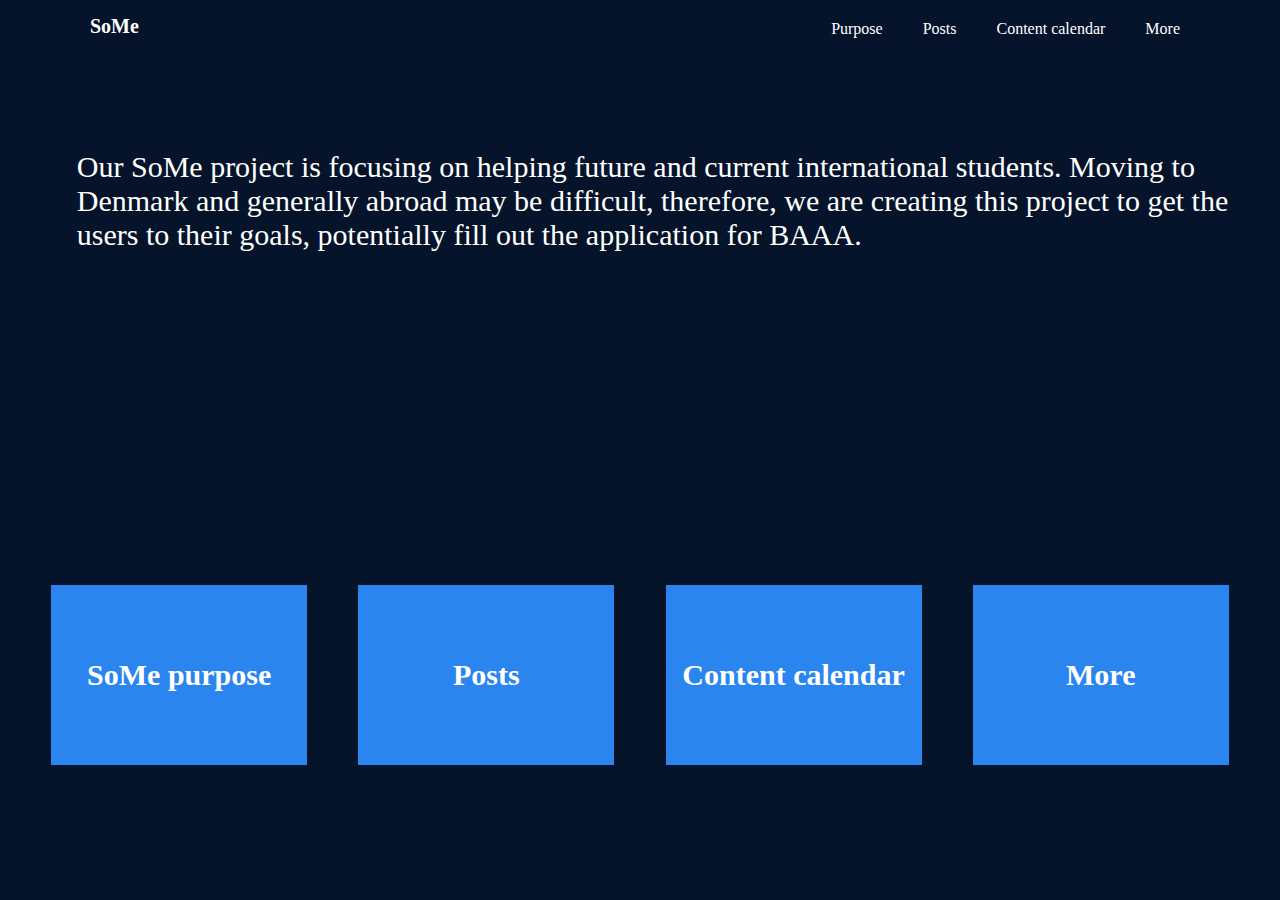
<file: Archive/index.html>
<!DOCTYPE html>
<html lang="en">
<head>
    <meta charset="UTF-8">
    <meta http-equiv="X-UA-Compatible" content="IE=edge">
    <meta name="viewport" content="width=device-width, initial-scale=1.0">
    <link rel="stylesheet" href="style.css">
    <title>SoMe</title>
</head>
<body>
    <section id="landing-page">
        <header>
            <nav>
                    <a href="index.html" class="logo">SoMe</a>
                <ul>
                    
                    <li><a href="purpose.html">Purpose</a></li>
                    <li><a href="thumbnails.html">Posts</a></li>
                    <li><a href="calendar.html">Content calendar</a></li>
                    <li><a href="more.html">More</a></li>
                </ul>
            </nav>
        </header>
    </section>
    <div class="hero-section">
        <h1>    Our SoMe project is focusing on helping future and current 
            international students. Moving to Denmark and generally abroad may
             be difficult, therefore, we are creating this project to get the users
              to their goals, potentially fill out the application for BAAA.
        </h1>
    </div>

    <div class="cards">
        <div class="card1">
           <a href="purpose.html"><h3>SoMe purpose</h3></a> 
        </div>

        <div class="card2">
            <a href="thumbnails.html"><h3>Posts</h3></a>
        </div>

        <div class="card3">
            <a href="calendar.html"><h3>Content calendar</h3></a>
        </div>

        <div class="card4">
            <a href="more.html"><h3>More</h3></a>
        </div>

    </div>
    
</body>
</html>
</file>
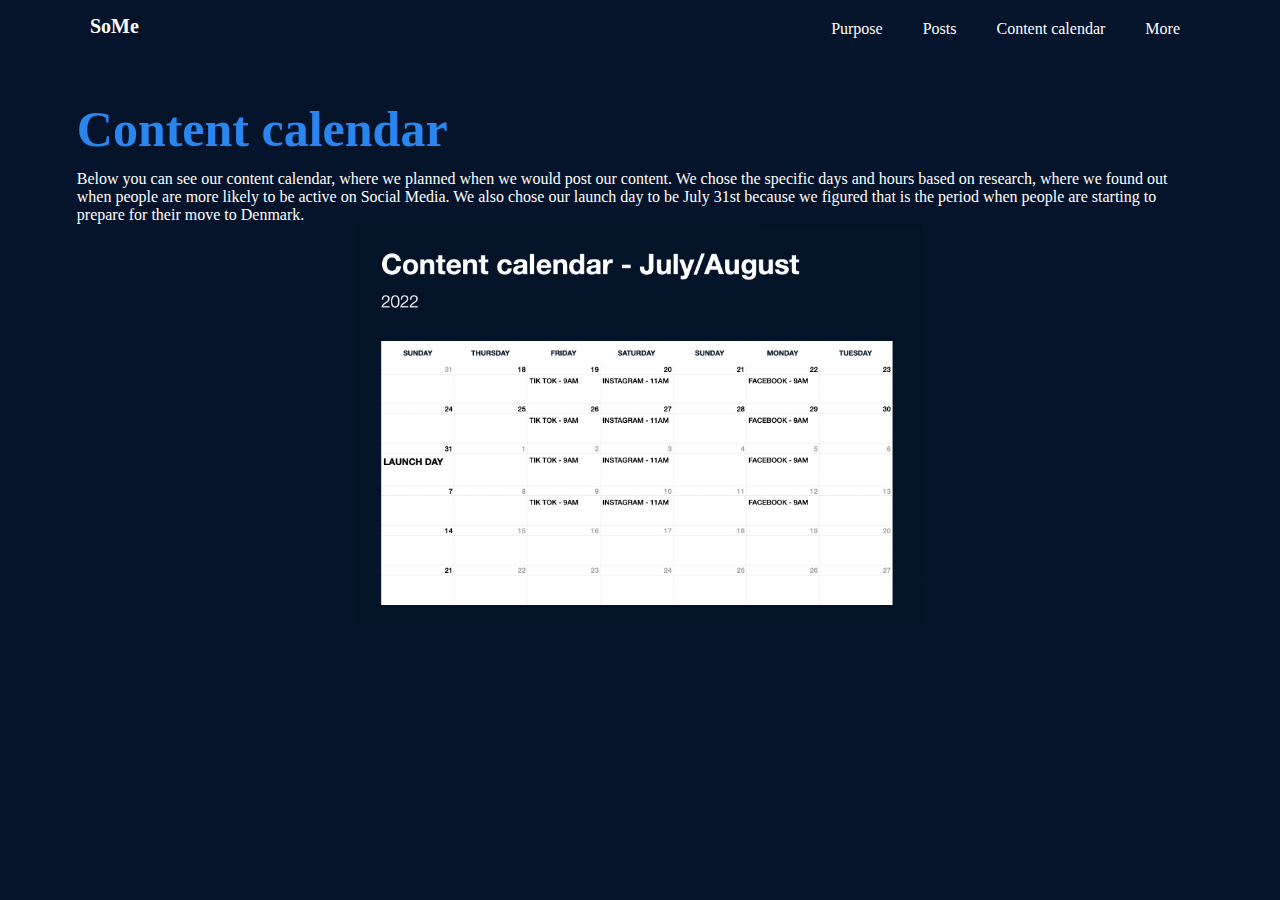
<file: Archive/calendar.html>
<!DOCTYPE html>
<html lang="en">
<head>
    <meta charset="UTF-8">
    <meta http-equiv="X-UA-Compatible" content="IE=edge">
    <meta name="viewport" content="width=device-width, initial-scale=1.0">
    <link rel="stylesheet" href="style.css">
    <title>SoMe purpose</title>
</head>

<body>
    <section id="landing-page">
        <header>
            <nav>
                    <a href="index.html" class="logo">SoMe</a>
                <ul>
                    
                    <li><a href="purpose.html">Purpose</a></li>
                    <li><a href="thumbnails.html">Posts</a></li>
                    <li><a href="calendar.html">Content calendar</a></li>
                    <li><a href="more.html">More</a></li>
                </ul>
            </nav>
        </header>
    </section>

    <div class="maincalendar">
        <h1>Content calendar</h1>
        <div class="ctext">
        <p>Below you can see our content calendar, where we planned when
            we would post our content.
             We chose the specific days and hours
            based on research, where we found out when people are more likely
            to be active  on Social Media.
             We also chose our launch day to be 
            July 31st because we figured that is the period when people are
            starting to prepare for their move to Denmark.

        </p>
        <div class="calendar">
            <img src="assets/contentcalendar.jpg" alt="Content calendar">
        </div>
    </div>
    </div>
    
</body>
</html>
</file>
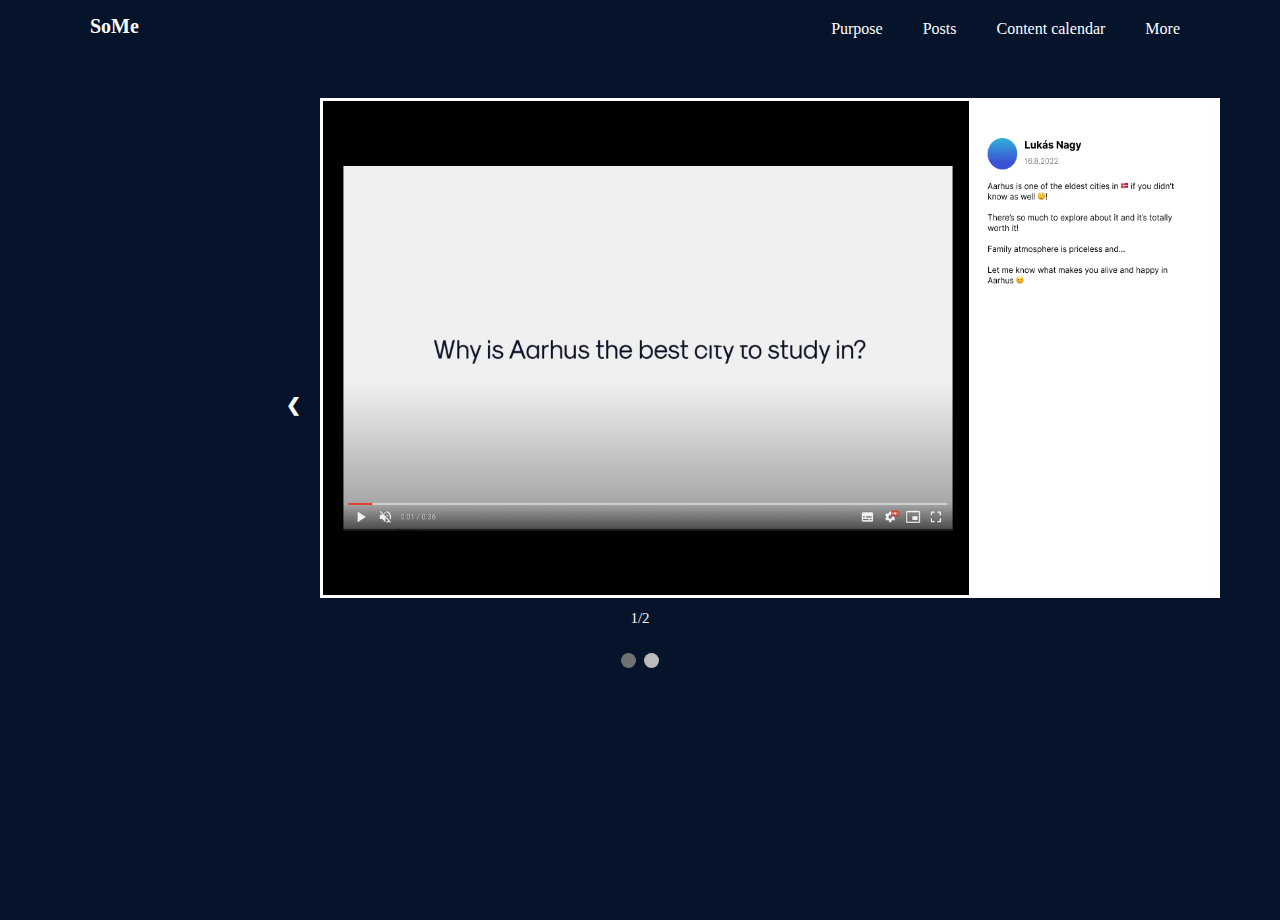
<file: Archive/fbsecond.html>
<!DOCTYPE html>
<html lang="en">
<head>
    <meta charset="UTF-8">
    <meta http-equiv="X-UA-Compatible" content="IE=edge">
    <meta name="viewport" content="width=device-width, initial-scale=1.0">
    <link rel="stylesheet" href="style.css">
    <title>SoMe purpose</title>
</head>

<body>
    <section id="landing-page">
        <header>
            <nav>
                    <a href="index.html" class="logo">SoMe</a>
                <ul>
                    
                    <li><a href="purpose.html">Purpose</a></li>
                    <li><a href="thumbnails.html">Posts</a></li>
                    <li><a href="calendar.html">Content calendar</a></li>
                    <li><a href="more.html">More</a></li>
                </ul>
            </nav>
        </header>
    </section>
    <div class="back-button">
       <a href="thumbnails.html">Back</a>
    </div>
    <div class="whole-post">
        <div class="slideshowcontainervid">
            <div class="myslides">
                <div class="numbertext">1 / 2</div>
                <div class="pozafacebook" >
                <img  src="assets/facebook2 full.png" >
               </div>
                <div class="text">1/2</div>
              </div>
            
              <div class="myslides">
                <div class="numbertext">2 / 2</div>
                <iframe width="700" height="500" src="https://www.youtube.com/embed/VU5CNdwLdNk" title="YouTube video player" frameborder="0" allow="accelerometer; autoplay; clipboard-write; encrypted-media; gyroscope; picture-in-picture" allowfullscreen></iframe>
                <div class="text">2/2</div>
              </div>
            
             
            
              <!-- Next and previous buttons -->
              <a class="prevvid" onclick="plusSlides(-1)">&#10094;</a>
              <a class="nextvid" onclick="plusSlides(1)">&#10095;</a>
            </div>
            <br>
            
            <!-- The dots/circles -->
            <div style="text-align:center">
              <span class="dot" onclick="currentSlide(1)"></span>
              <span class="dot" onclick="currentSlide(2)"></span>

            </div>
        </div>


        
    </div>
</div>

</div>
<script>
let slideIndex = 1;
showSlides(slideIndex);

// Next/previous controls
function plusSlides(n) {
showSlides(slideIndex += n);
}

// Thumbnail image controls
function currentSlide(n) {
showSlides(slideIndex = n);
}

function showSlides(n) {
let i;
let slides = document.getElementsByClassName("myslides");
let dots = document.getElementsByClassName("dot");
if (n > slides.length) {slideIndex = 1}
if (n < 1) {slideIndex = slides.length}
for (i = 0; i < slides.length; i++) {
slides[i].style.display = "none";
}
for (i = 0; i < dots.length; i++) {
dots[i].className = dots[i].className.replace(" active", "");
}
slides[slideIndex-1].style.display = "block";
dots[slideIndex-1].className += " active";
}
</script>


    
</body>
</html>
</file>
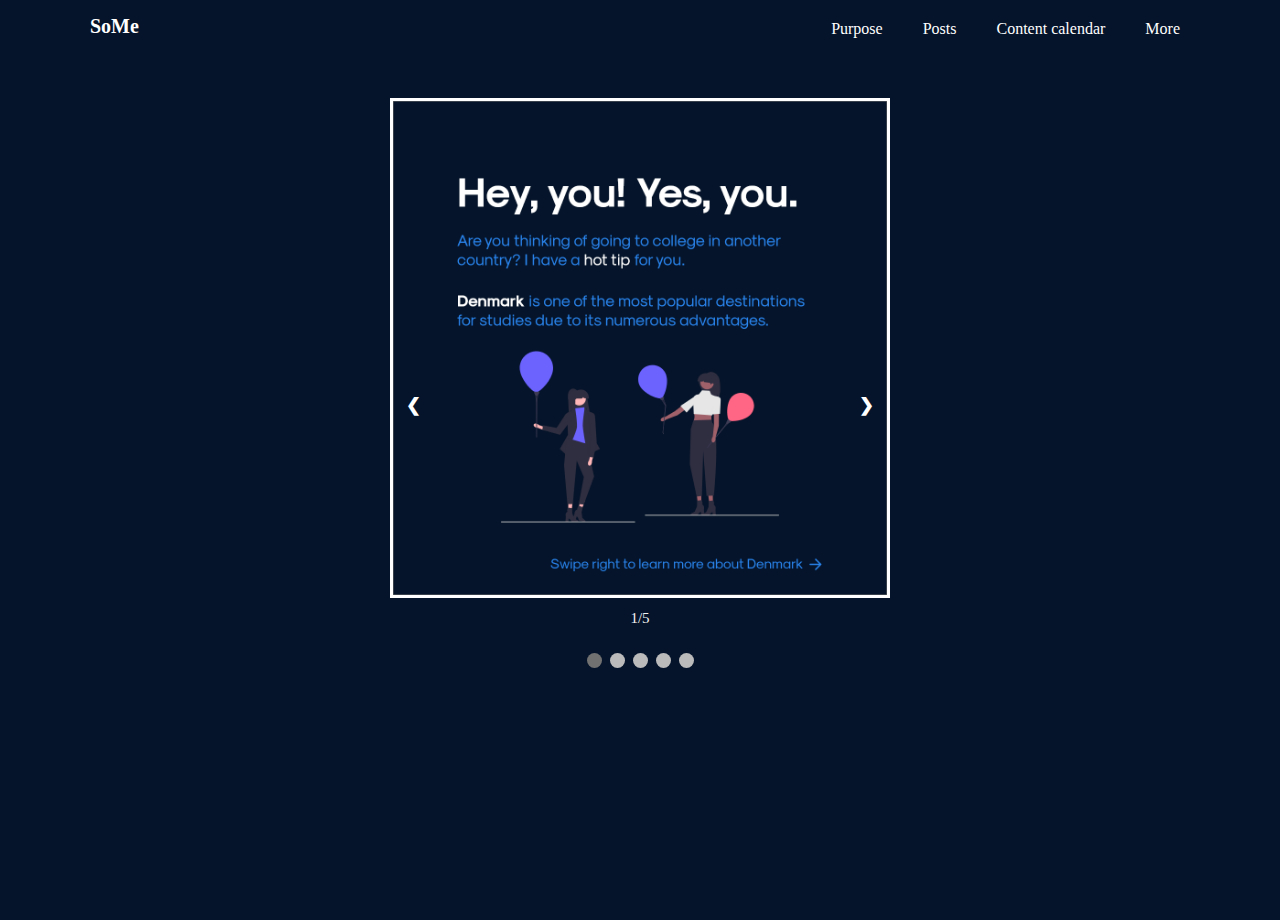
<file: Archive/igfirst.html>
<!DOCTYPE html>
<html lang="en">
<head>
    <meta charset="UTF-8">
    <meta http-equiv="X-UA-Compatible" content="IE=edge">
    <meta name="viewport" content="width=device-width, initial-scale=1.0">
    <link rel="stylesheet" href="style.css">
    <title>SoMe purpose</title>
</head>

<body>
    <section id="landing-page">
        <header>
            <nav>
                    <a href="index.html" class="logo">SoMe</a>
                <ul>
                    
                    <li><a href="purpose.html">Purpose</a></li>
                    <li><a href="thumbnails.html">Posts</a></li>
                    <li><a href="calendar.html">Content calendar</a></li>
                    <li><a href="more.html">More</a></li>
                </ul>
            </nav>
        </header>
    </section>
    <div class="back-button">
       <a href="thumbnails.html">Back</a>
    </div>
    <div class="whole-post">
        <div class="slideshowcontainer">
            <div class="myslides">
                <div class="numbertext">1 / 5</div>
                <img src="assets/post1.1.png" style="width:100%">
                <div class="text">1/5</div>
              </div>
            
              <div class="myslides">
                <div class="numbertext">2 / 5</div>
                <img src="assets/post1.2.png" style="width:100%">
                <div class="text">2/5</div>
              </div>
            
              <div class="myslides">
                <div class="numbertext">3 / 5</div>
                <img src="assets/post1.3.png" style="width:100%">
                <div class="text">3/5</div>
              </div>

              <div class="myslides">
                <div class="numbertext">4 / 5</div>
                <img src="assets/post1.4.png" style="width:100%">
                <div class="text">4/5</div>
              </div>

              <div class="myslides">
                <div class="numbertext">5 / 5</div>
                <img src="assets/post1.5.png" style="width:100%">
                <div class="text">5/5</div>
              </div>
            
              <!-- Next and previous buttons -->
              <a class="prev" onclick="plusSlides(-1)">&#10094;</a>
              <a class="next" onclick="plusSlides(1)">&#10095;</a>
            </div>
            <br>
            
            <!-- The dots/circles -->
            <div style="text-align:center">
              <span class="dot" onclick="currentSlide(1)"></span>
              <span class="dot" onclick="currentSlide(2)"></span>
              <span class="dot" onclick="currentSlide(3)"></span>
              <span class="dot" onclick="currentSlide(4)"></span>
              <span class="dot" onclick="currentSlide(5)"></span>

            </div>
        </div>


        
    </div>
</div>

</div>
<script>
let slideIndex = 1;
showSlides(slideIndex);

// Next/previous controls
function plusSlides(n) {
showSlides(slideIndex += n);
}

// Thumbnail image controls
function currentSlide(n) {
showSlides(slideIndex = n);
}

function showSlides(n) {
let i;
let slides = document.getElementsByClassName("myslides");
let dots = document.getElementsByClassName("dot");
if (n > slides.length) {slideIndex = 1}
if (n < 1) {slideIndex = slides.length}
for (i = 0; i < slides.length; i++) {
slides[i].style.display = "none";
}
for (i = 0; i < dots.length; i++) {
dots[i].className = dots[i].className.replace(" active", "");
}
slides[slideIndex-1].style.display = "block";
dots[slideIndex-1].className += " active";
}
</script>


    
</body>
</html>
</file>
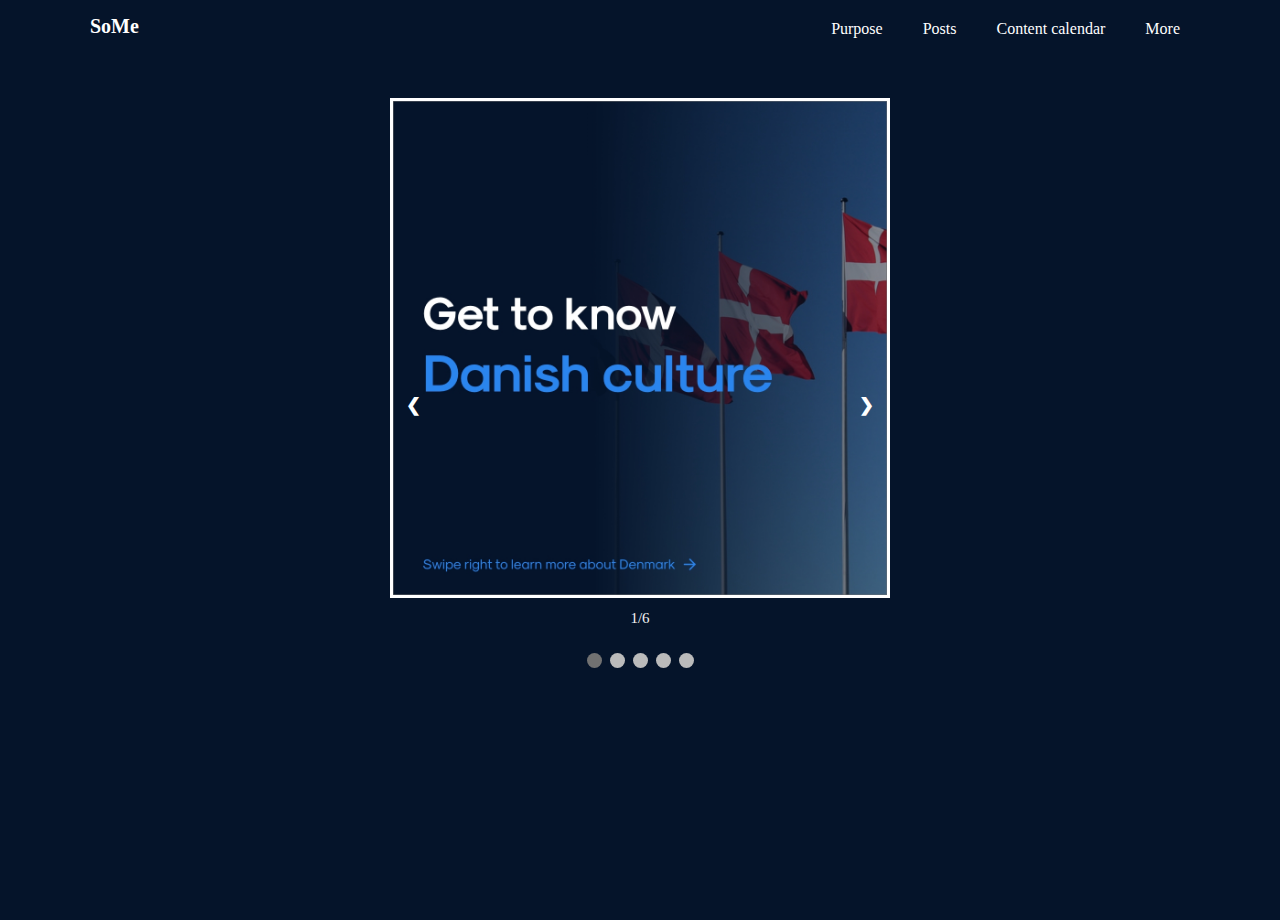
<file: Archive/igfourth.html>
<!DOCTYPE html>
<html lang="en">
<head>
    <meta charset="UTF-8">
    <meta http-equiv="X-UA-Compatible" content="IE=edge">
    <meta name="viewport" content="width=device-width, initial-scale=1.0">
    <link rel="stylesheet" href="style.css">
    <title>SoMe purpose</title>
</head>

<body>
    <section id="landing-page">
        <header>
            <nav>
                    <a href="index.html" class="logo">SoMe</a>
                <ul>
                    
                    <li><a href="purpose.html">Purpose</a></li>
                    <li><a href="thumbnails.html">Posts</a></li>
                    <li><a href="calendar.html">Content calendar</a></li>
                    <li><a href="more.html">More</a></li>
                </ul>
            </nav>
        </header>
    </section>
    <div class="back-button">
       <a href="thumbnails.html">Back</a>
    </div>
    <div class="whole-post">
        <div class="slideshowcontainer">
            <div class="myslides">
                <div class="numbertext">1 / 5</div>
                <img src="assets/post4.1.jpg" style="width:100%">
                <div class="text">1/6</div>
              </div>
            
              <div class="myslides">
                <div class="numbertext">2 / 5</div>
                <img src="assets/post4.2.jpg" style="width:100%">
                <div class="text">2/6</div>
              </div>
            
              <div class="myslides">
                <div class="numbertext">3 / 5</div>
                <img src="assets/post4.3.jpg" style="width:100%">
                <div class="text">3/6</div>
              </div>

              <div class="myslides">
                <div class="numbertext">4 / 5</div>
                <img src="assets/post4.4.jpg" style="width:100%">
                <div class="text">4/6</div>
              </div>

              <div class="myslides">
                <div class="numbertext">5 / 5</div>
                <img src="assets/post4.5.jpg" style="width:100%">
                <div class="text">5/6</div>
              </div>
              <div class="myslides">
                <div class="numbertext">5 / 5</div>
                <img src="assets/post4.6.jpg" style="width:100%">
                <div class="text">6/6</div>
              </div>
            
              <!-- Next and previous buttons -->
              <a class="prev" onclick="plusSlides(-1)">&#10094;</a>
              <a class="next" onclick="plusSlides(1)">&#10095;</a>
            </div>
            <br>
            
            <!-- The dots/circles -->
            <div style="text-align:center">
              <span class="dot" onclick="currentSlide(1)"></span>
              <span class="dot" onclick="currentSlide(2)"></span>
              <span class="dot" onclick="currentSlide(3)"></span>
              <span class="dot" onclick="currentSlide(4)"></span>
              <span class="dot" onclick="currentSlide(5)"></span>

            </div>
        </div>


        
    </div>
</div>

</div>
<script>
let slideIndex = 1;
showSlides(slideIndex);

// Next/previous controls
function plusSlides(n) {
showSlides(slideIndex += n);
}

// Thumbnail image controls
function currentSlide(n) {
showSlides(slideIndex = n);
}

function showSlides(n) {
let i;
let slides = document.getElementsByClassName("myslides");
let dots = document.getElementsByClassName("dot");
if (n > slides.length) {slideIndex = 1}
if (n < 1) {slideIndex = slides.length}
for (i = 0; i < slides.length; i++) {
slides[i].style.display = "none";
}
for (i = 0; i < dots.length; i++) {
dots[i].className = dots[i].className.replace(" active", "");
}
slides[slideIndex-1].style.display = "block";
dots[slideIndex-1].className += " active";
}
</script>


    
</body>
</html>
</file>
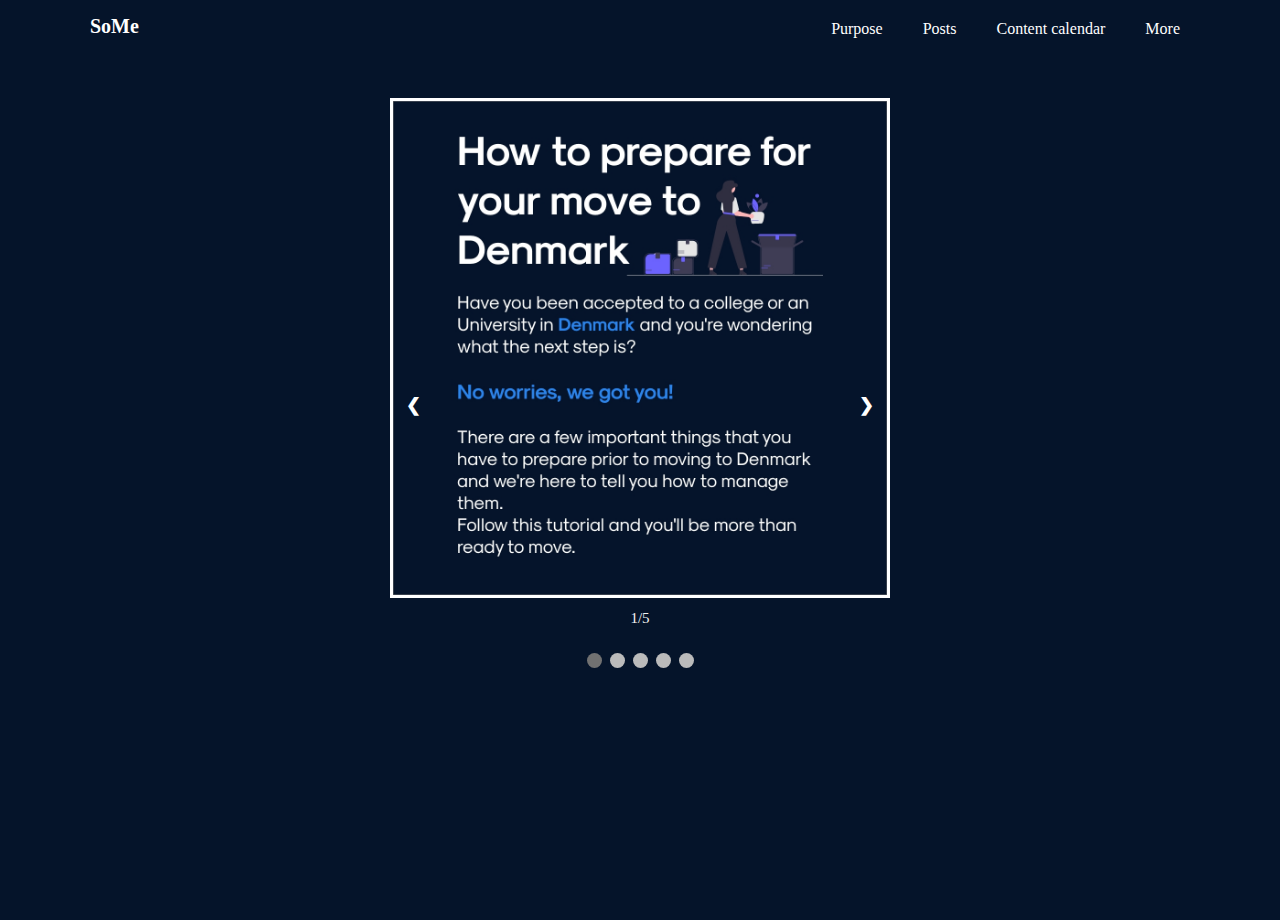
<file: Archive/igsecond.html>
<!DOCTYPE html>
<html lang="en">
<head>
    <meta charset="UTF-8">
    <meta http-equiv="X-UA-Compatible" content="IE=edge">
    <meta name="viewport" content="width=device-width, initial-scale=1.0">
    <link rel="stylesheet" href="style.css">
    <title>SoMe purpose</title>
</head>

<body>
    <section id="landing-page">
        <header>
            <nav>
                    <a href="index.html" class="logo">SoMe</a>
                <ul>
                    
                    <li><a href="purpose.html">Purpose</a></li>
                    <li><a href="thumbnails.html">Posts</a></li>
                    <li><a href="calendar.html">Content calendar</a></li>
                    <li><a href="more.html">More</a></li>
                </ul>
            </nav>
        </header>
    </section>
    <div class="back-button">
       <a href="thumbnails.html">Back</a>
    </div>
    <div class="whole-post">
        <div class="slideshowcontainer">
            <div class="myslides">
                <div class="numbertext">1 / 5</div>
                <img src="assets/post21.jpg" style="width:100%">
                <div class="text">1/5</div>
              </div>
            
              <div class="myslides">
                <div class="numbertext">2 / 5</div>
                <img src="assets/post2.2.jpg" style="width:100%">
                <div class="text">2/5</div>
              </div>
            
              <div class="myslides">
                <div class="numbertext">3 / 5</div>
                <img src="assets/post2.3.jpg" style="width:100%">
                <div class="text">3/5</div>
              </div>

              <div class="myslides">
                <div class="numbertext">4 / 5</div>
                <img src="assets/post2.4.jpg" style="width:100%">
                <div class="text">4/5</div>
              </div>

              <div class="myslides">
                <div class="numbertext">5 / 5</div>
                <img src="assets/post2.5.jpg" style="width:100%">
                <div class="text">5/5</div>
              </div>
            
              <!-- Next and previous buttons -->
              <a class="prev" onclick="plusSlides(-1)">&#10094;</a>
              <a class="next" onclick="plusSlides(1)">&#10095;</a>
            </div>
            <br>
            
            <!-- The dots/circles -->
            <div style="text-align:center">
              <span class="dot" onclick="currentSlide(1)"></span>
              <span class="dot" onclick="currentSlide(2)"></span>
              <span class="dot" onclick="currentSlide(3)"></span>
              <span class="dot" onclick="currentSlide(4)"></span>
              <span class="dot" onclick="currentSlide(5)"></span>

            </div>
        </div>


        
    </div>
</div>

</div>
<script>
let slideIndex = 1;
showSlides(slideIndex);

// Next/previous controls
function plusSlides(n) {
showSlides(slideIndex += n);
}

// Thumbnail image controls
function currentSlide(n) {
showSlides(slideIndex = n);
}

function showSlides(n) {
let i;
let slides = document.getElementsByClassName("myslides");
let dots = document.getElementsByClassName("dot");
if (n > slides.length) {slideIndex = 1}
if (n < 1) {slideIndex = slides.length}
for (i = 0; i < slides.length; i++) {
slides[i].style.display = "none";
}
for (i = 0; i < dots.length; i++) {
dots[i].className = dots[i].className.replace(" active", "");
}
slides[slideIndex-1].style.display = "block";
dots[slideIndex-1].className += " active";
}
</script>


    
</body>
</html>
</file>
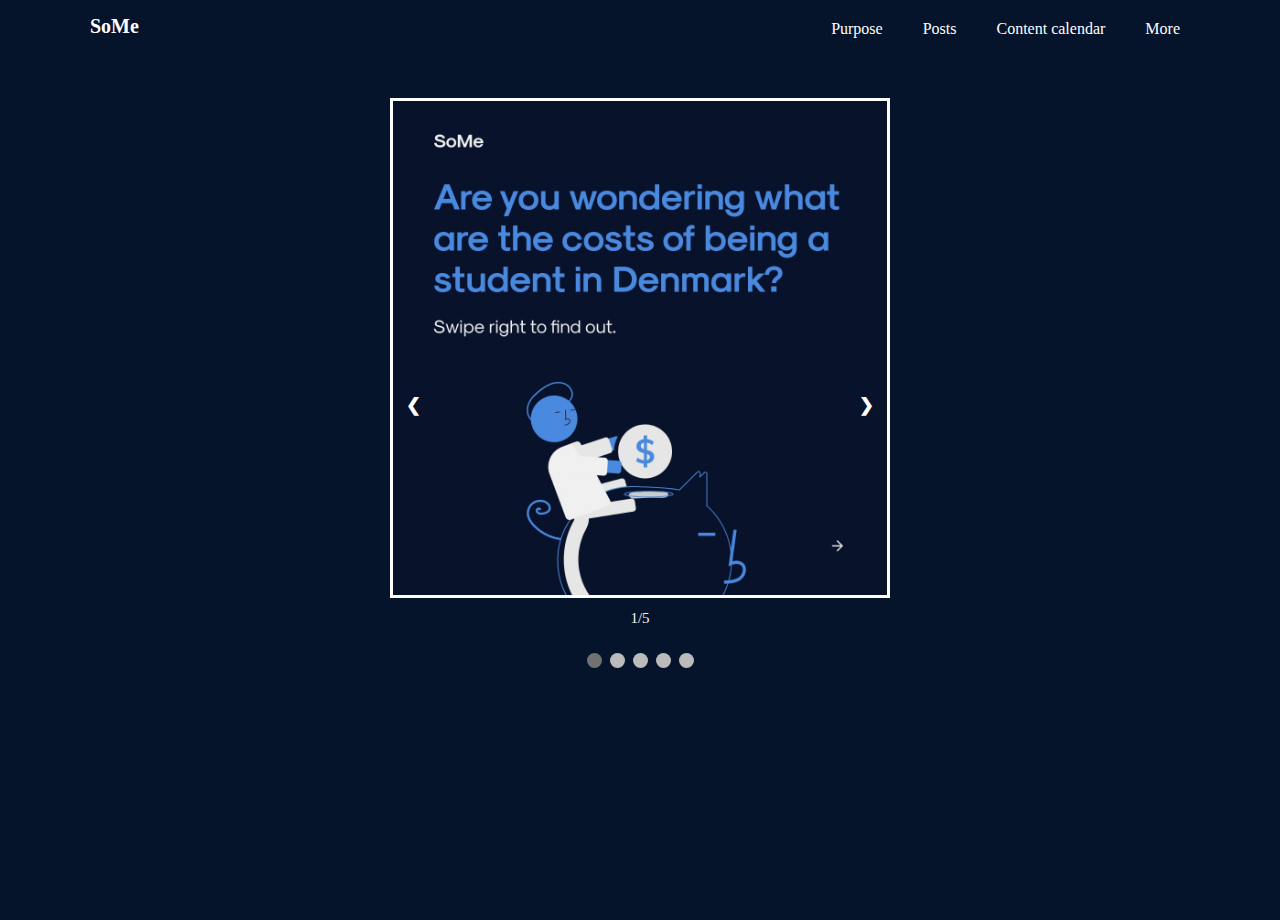
<file: Archive/igthird.html>
<!DOCTYPE html>
<html lang="en">
<head>
    <meta charset="UTF-8">
    <meta http-equiv="X-UA-Compatible" content="IE=edge">
    <meta name="viewport" content="width=device-width, initial-scale=1.0">
    <link rel="stylesheet" href="style.css">
    <title>SoMe purpose</title>
</head>

<body>
    <section id="landing-page">
        <header>
            <nav>
                    <a href="index.html" class="logo">SoMe</a>
                <ul>
                    
                    <li><a href="purpose.html">Purpose</a></li>
                    <li><a href="thumbnails.html">Posts</a></li>
                    <li><a href="calendar.html">Content calendar</a></li>
                    <li><a href="more.html">More</a></li>
                </ul>
            </nav>
        </header>
    </section>
    <div class="back-button">
       <a href="thumbnails.html">Back</a>
    </div>
    <div class="whole-post">
        <div class="slideshowcontainer">
            <div class="myslides">
                <div class="numbertext">1 / 5</div>
                <img src="assets/post3.1.jpg" style="width:100%">
                <div class="text">1/5</div>
              </div>
            
              <div class="myslides">
                <div class="numbertext">2 / 5</div>
                <img src="assets/post3.2.jpg" style="width:100%">
                <div class="text">2/5</div>
              </div>
            
              <div class="myslides">
                <div class="numbertext">3 / 5</div>
                <img src="assets/post3.3.jpg" style="width:100%">
                <div class="text">3/5</div>
              </div>

              <div class="myslides">
                <div class="numbertext">4 / 5</div>
                <img src="assets/post3.4.jpg" style="width:100%">
                <div class="text">4/5</div>
              </div>

              <div class="myslides">
                <div class="numbertext">5 / 5</div>
                <img src="assets/post3.5.jpg" style="width:100%">
                <div class="text">5/5</div>
              </div>
            
              <!-- Next and previous buttons -->
              <a class="prev" onclick="plusSlides(-1)">&#10094;</a>
              <a class="next" onclick="plusSlides(1)">&#10095;</a>
            </div>
            <br>
            
            <!-- The dots/circles -->
            <div style="text-align:center">
              <span class="dot" onclick="currentSlide(1)"></span>
              <span class="dot" onclick="currentSlide(2)"></span>
              <span class="dot" onclick="currentSlide(3)"></span>
              <span class="dot" onclick="currentSlide(4)"></span>
              <span class="dot" onclick="currentSlide(5)"></span>

            </div>
        </div>


        
    </div>
</div>

</div>
<script>
let slideIndex = 1;
showSlides(slideIndex);

// Next/previous controls
function plusSlides(n) {
showSlides(slideIndex += n);
}

// Thumbnail image controls
function currentSlide(n) {
showSlides(slideIndex = n);
}

function showSlides(n) {
let i;
let slides = document.getElementsByClassName("myslides");
let dots = document.getElementsByClassName("dot");
if (n > slides.length) {slideIndex = 1}
if (n < 1) {slideIndex = slides.length}
for (i = 0; i < slides.length; i++) {
slides[i].style.display = "none";
}
for (i = 0; i < dots.length; i++) {
dots[i].className = dots[i].className.replace(" active", "");
}
slides[slideIndex-1].style.display = "block";
dots[slideIndex-1].className += " active";
}
</script>


    
</body>
</html>
</file>
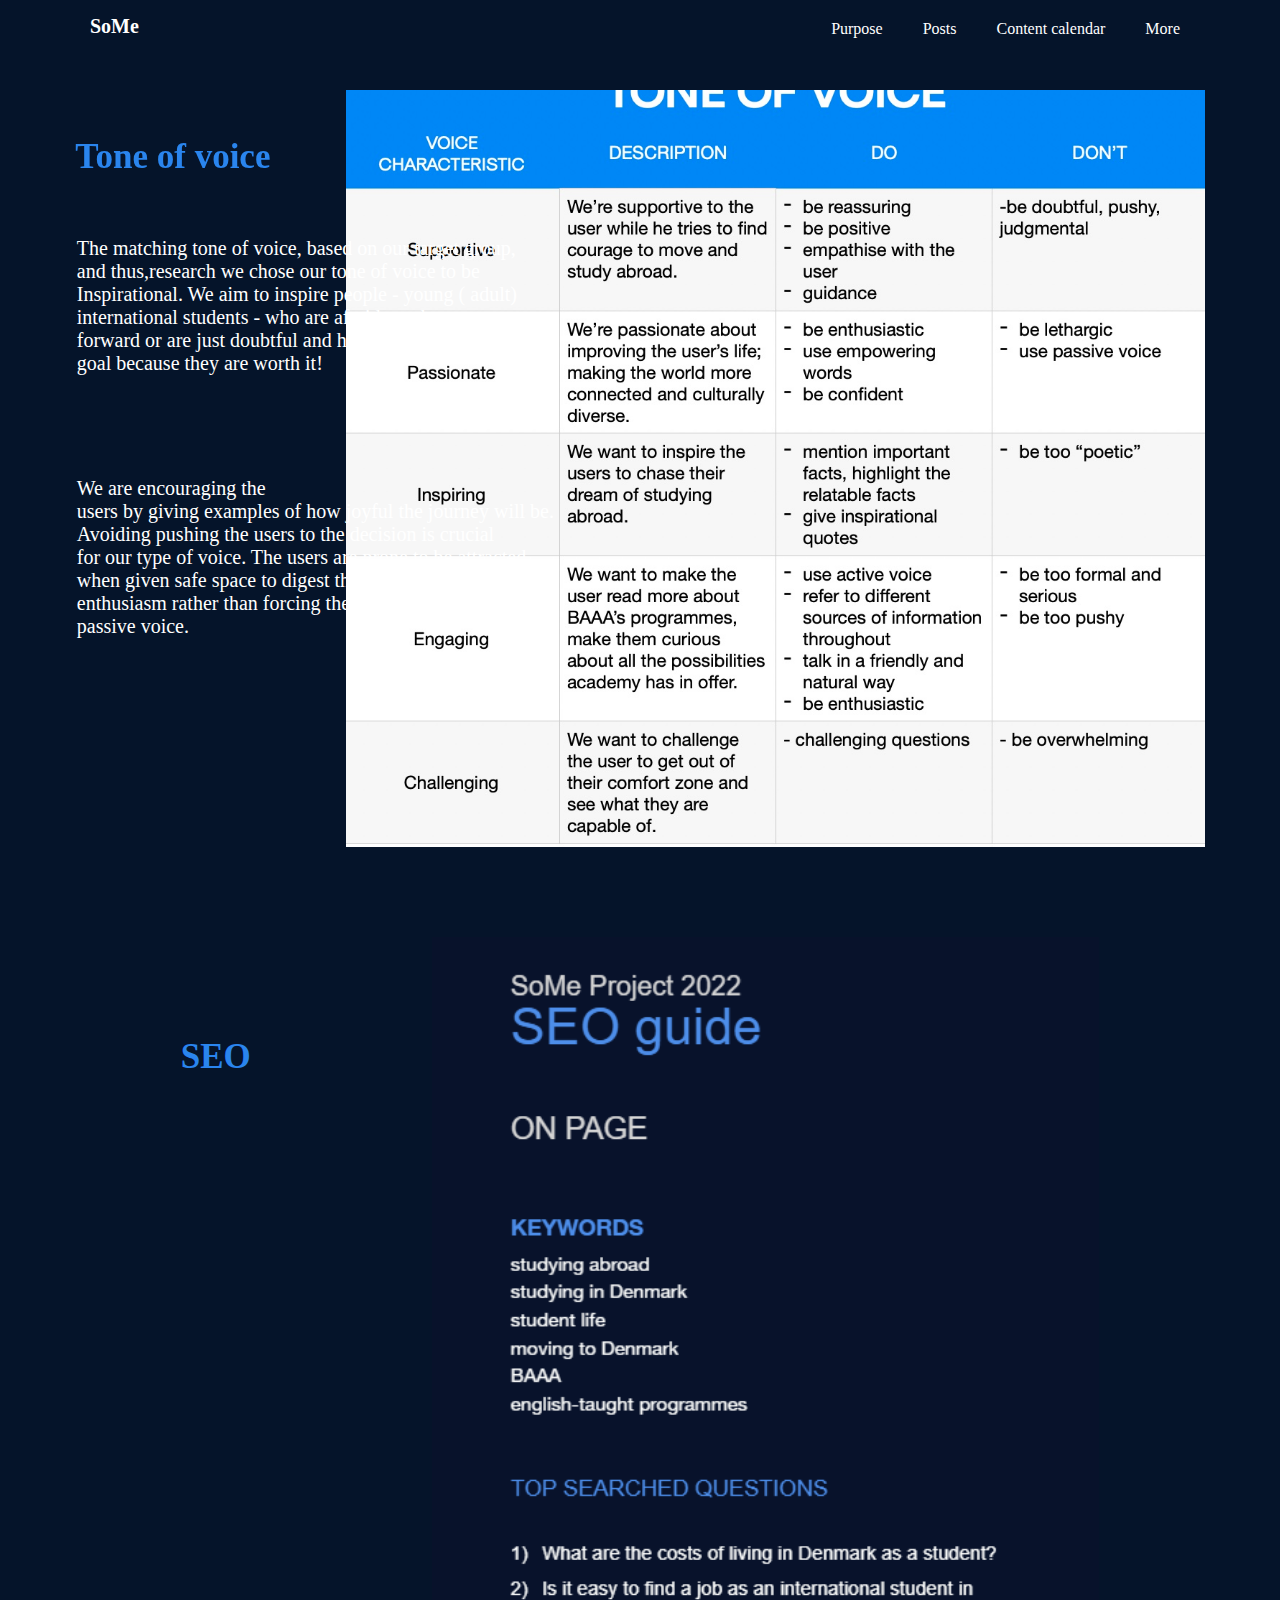
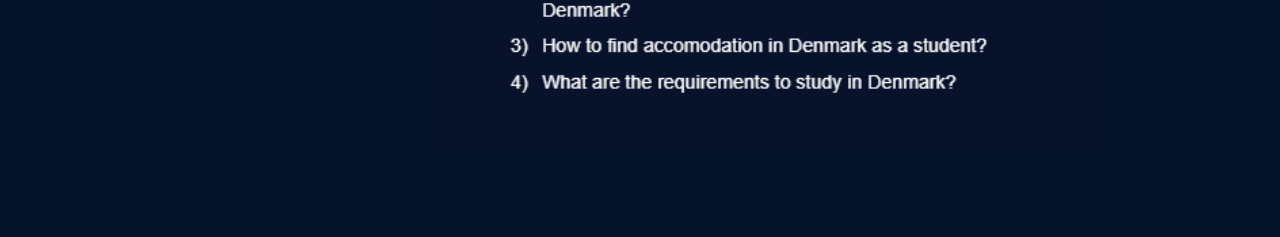
<file: Archive/more.html>
<!DOCTYPE html>
<html lang="en">
<head>
    <meta charset="UTF-8">
    <meta http-equiv="X-UA-Compatible" content="IE=edge">
    <meta name="viewport" content="width=device-width, initial-scale=1.0">
    <link rel="stylesheet" href="style.css">
    <title>SoMe purpose</title>
</head>

<body>
    <section id="landing-page">
        <header>
            <nav>
                    <a href="index.html" class="logo">SoMe</a>
                <ul>
                    
                    <li><a href="purpose.html">Purpose</a></li>
                    <li><a href="thumbnails.html">Posts</a></li>
                    <li><a href="calendar.html">Content calendar</a></li>
                    <li><a href="more.html">More</a></li>
                </ul>
            </nav>
        </header>
    </section>
    <div class="mainmore">
        <h1>More</h1>
    <div class="toneofvoice">
        <div class="leftside">
            <h1>Tone of voice</h1>
            <p>The matching tone of voice, based on our target group,<br>
            and thus,research we chose our tone of voice to be <br>Inspirational. We aim to 
            inspire people - young ( adult) <br> international students - who are afraid
             to take a step <br>
              forward or are just doubtful and help them to follow their<br>
              goal because they are worth it!
            </p>
           <div class="paragr2"> <p> We are encouraging the <br> users by giving examples
            of how joyful the journey will be. <br>
             Avoiding pushing the users to the decision is crucial<br>
             for our type of voice. The users are prone to be attracted <br> when given safe space to digest
              the information with the <br> enthusiasm rather than forcing them or/and by using <br> passive voice.
        </p>
        </div>
        </div>

        <div class="rightside">
            <img src="assets/voice.jpg" alt="Tone of voice table">
        </div>
    </div>

    <div class="seo">
        <div class="leftside">
            <h1>SEO</h1>

        </div>
        <div class="rightside1">
            <img src="assets/seoguide.png" alt="SEO guide">
        </div>

    </div>
</div>
</body>
</html>
</file>
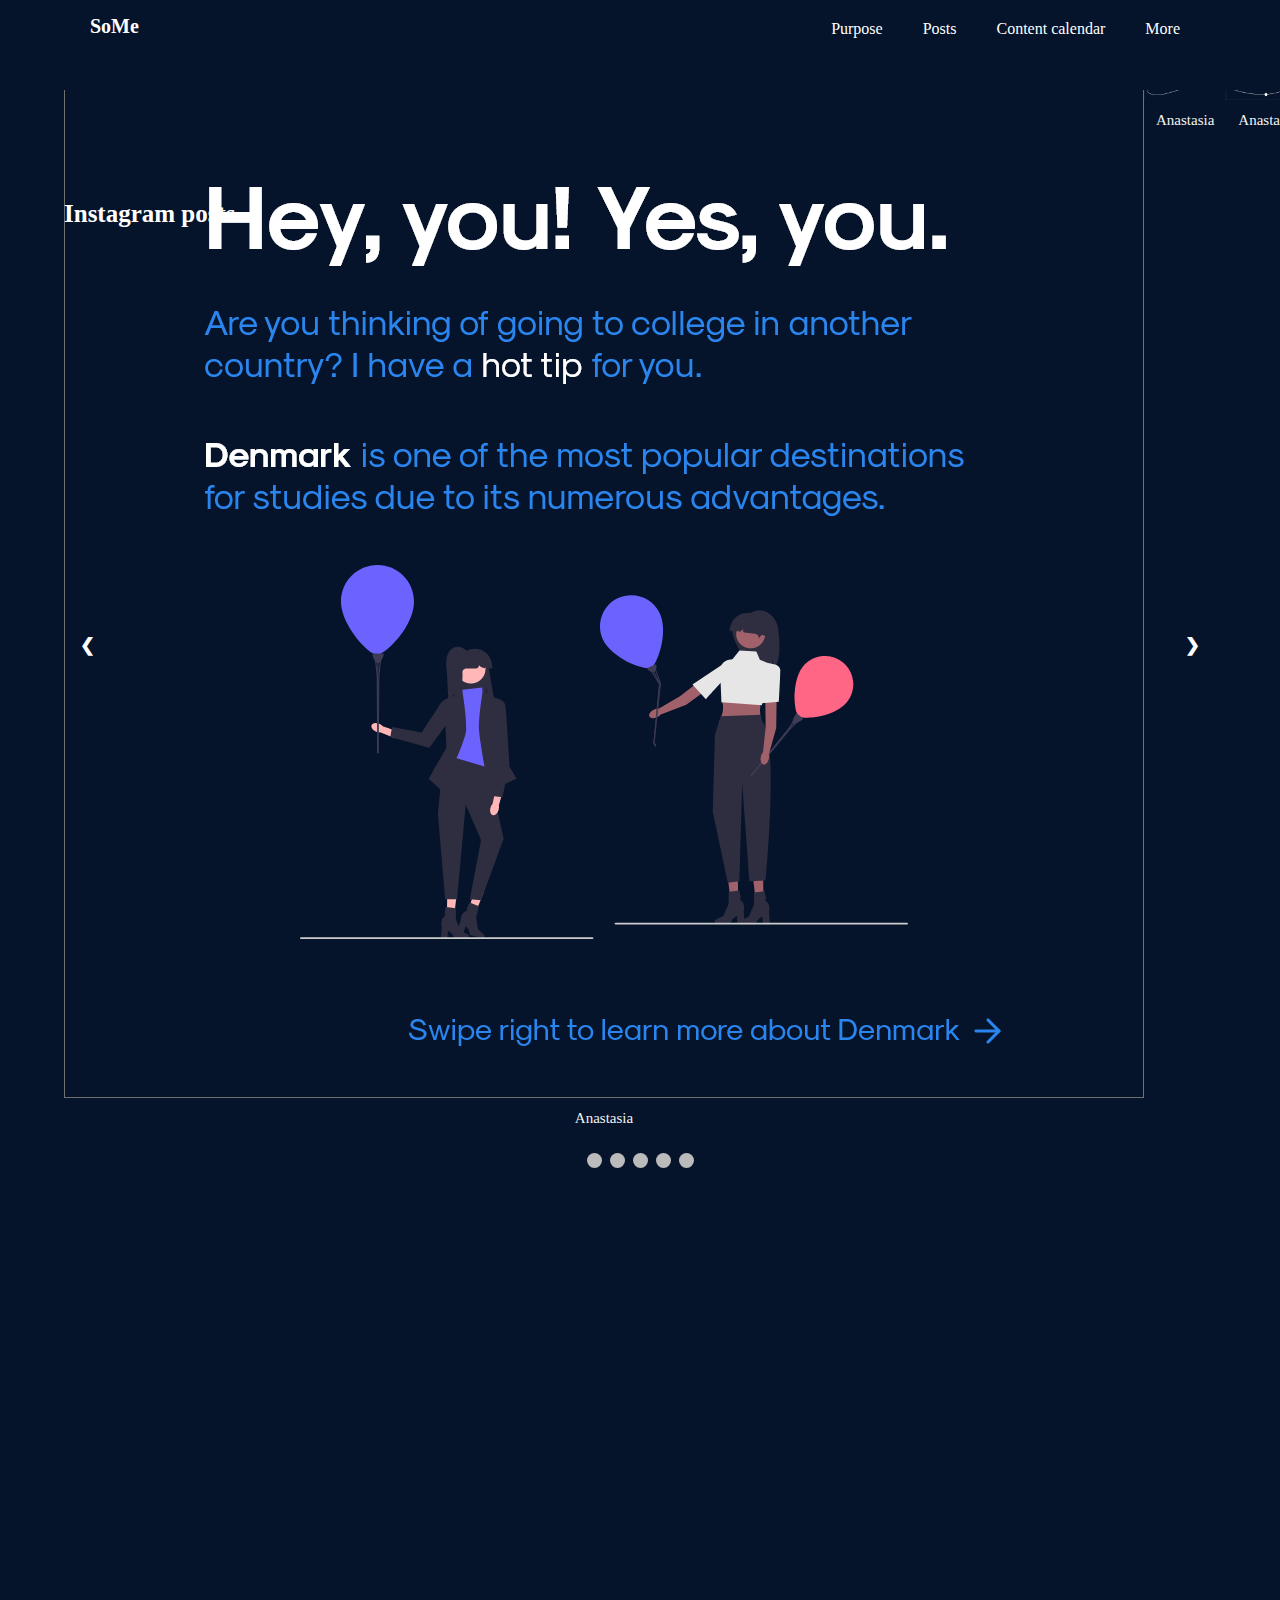
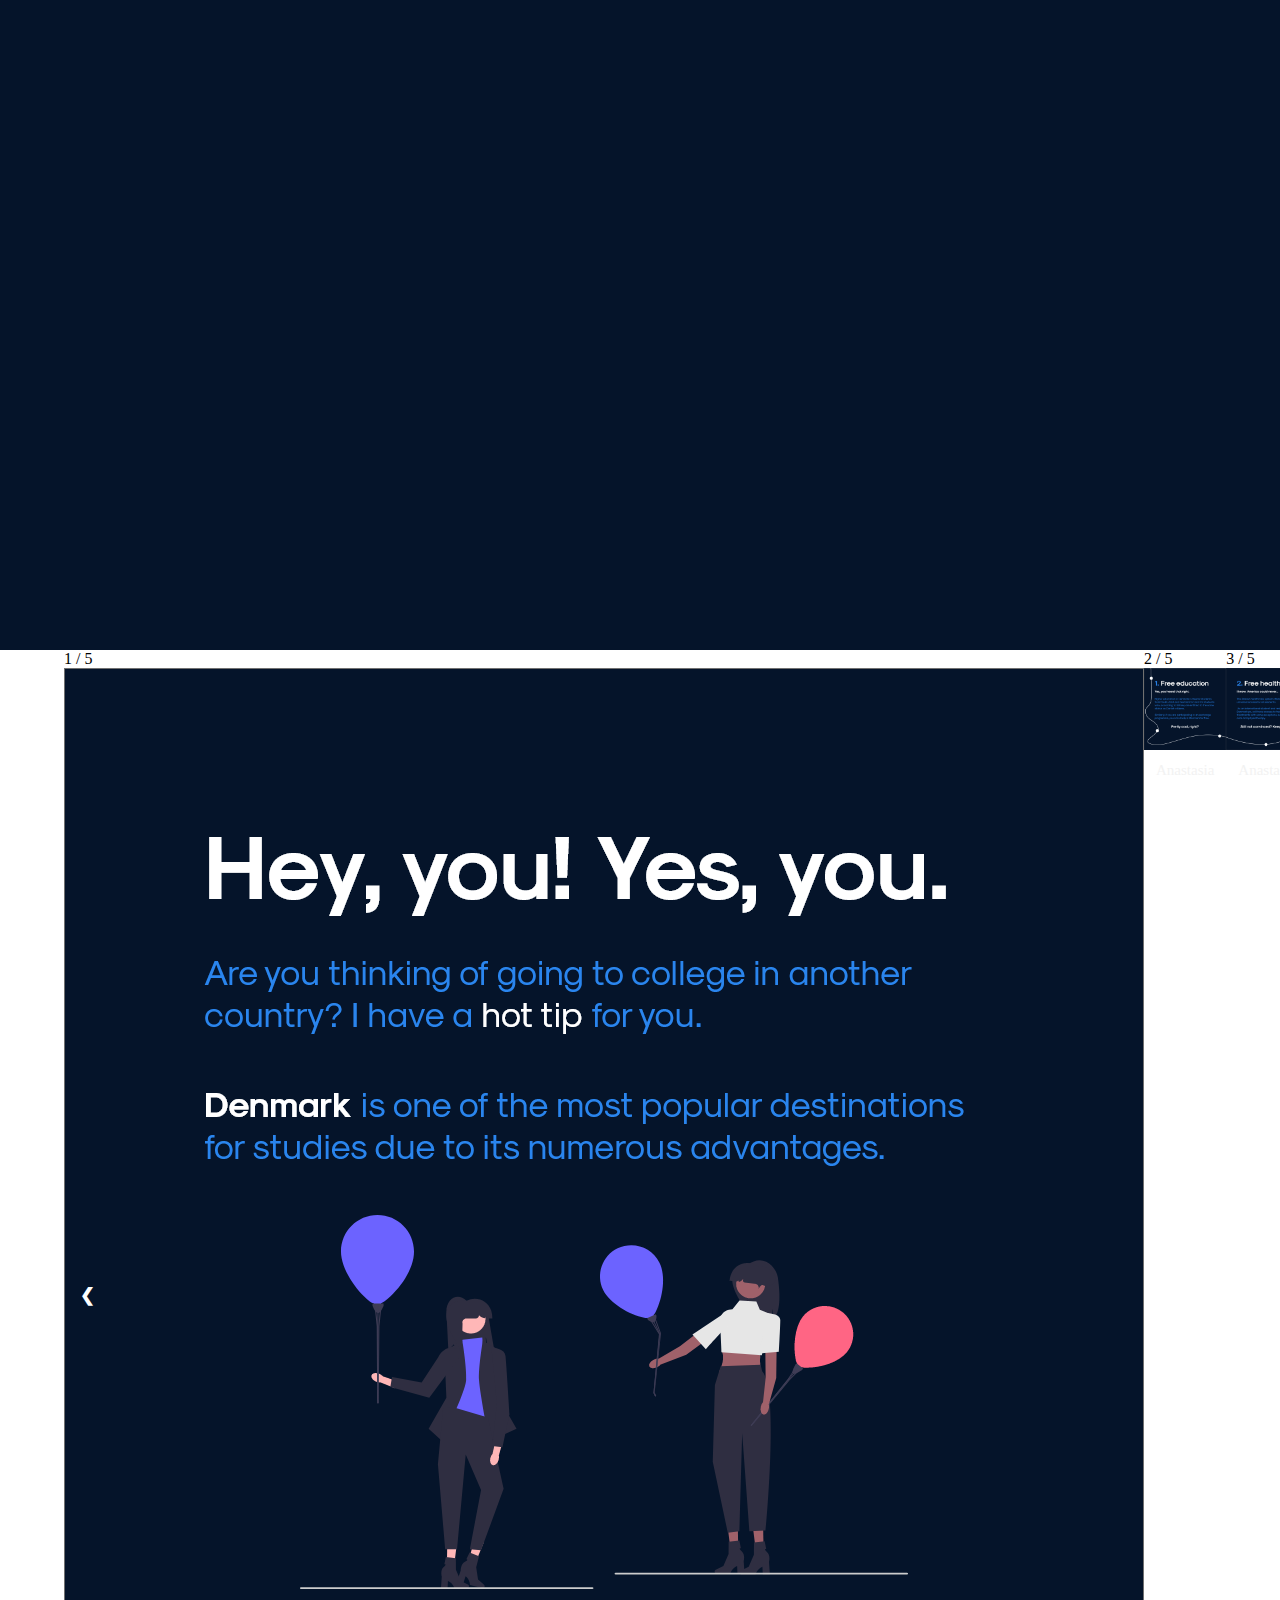
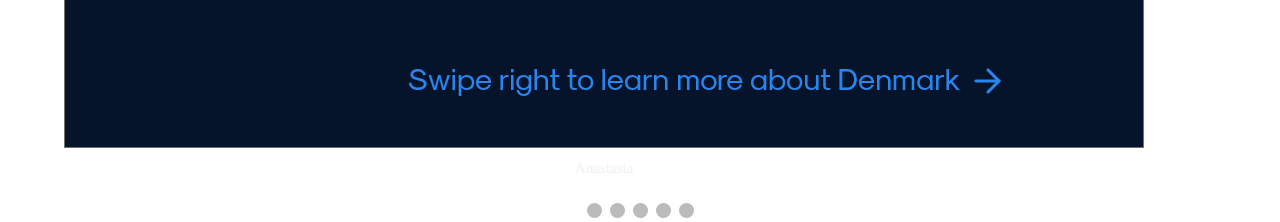
<file: Archive/posts.html>
<!DOCTYPE html>
<html lang="en">
<head>
    <meta charset="UTF-8">
    <meta http-equiv="X-UA-Compatible" content="IE=edge">
    <meta name="viewport" content="width=device-width, initial-scale=1.0">
    <link rel="stylesheet" href="style.css">
    <title>SoMe purpose</title>
</head>

<body>
    <section id="landing-page">
        <header>
            <nav>
                    <a href="index.html" class="logo">SoMe</a>
                <ul>
                    
                    <li><a href="purpose.html">Purpose</a></li>
                    <li><a href="thumbnails.html">Posts</a></li>
                    <li><a href="calendar.html">Content calendar</a></li>
                    <li><a href="more.html">More</a></li>
                </ul>
            </nav>
        </header>
    </section>
    <div class="main-post">
        <h1>Social media content</h1>

        <div class="platforms">
            <div class="instagram">
                <h1>Instagram posts</h1>
                <div class="slideshow-container">
                    <div class="mySlides-fade">
                        <div class="numbertext">1 / 5</div>
                        <img src="assets/post1.1.png"width:100%">
                        <div class="text">Anastasia</div>
                      </div>
                    
                      <div class="mySlides-fade">
                        <div class="numbertext">2 / 5</div>
                        <img src="assets/post1.2.png" style="width:100%">
                        <div class="text">Anastasia</div>
                      </div>
                    
                      <div class="mySlides-fade">
                        <div class="numbertext">3 / 5</div>
                        <img src="assets/post1.3.png" style="width:100%">
                        <div class="text">Anastasia</div>
                      </div>

                      <div class="mySlides-fade">
                        <div class="numbertext">4 / 5</div>
                        <img src="assets/post1.4.png" style="width:100%">
                        <div class="text">Anastasia</div>
                      </div>

                      <div class="mySlides-fade">
                        <div class="numbertext">5 / 5</div>
                        <img src="assets/post1.5.png" style="width:100%">
                        <div class="text">Anastasia</div>
                      </div>
                    
                      <!-- Next and previous buttons -->
                      <a class="prev" onclick="plusSlides(-1)">&#10094;</a>
                      <a class="next" onclick="plusSlides(1)">&#10095;</a>
                    </div>
                    <br>
                    
                    <!-- The dots/circles -->
                    <div style="text-align:center">
                      <span class="dot" onclick="currentSlide(1)"></span>
                      <span class="dot" onclick="currentSlide(2)"></span>
                      <span class="dot" onclick="currentSlide(3)"></span>
                      <span class="dot" onclick="currentSlide(4)"></span>
                      <span class="dot" onclick="currentSlide(5)"></span>

                    </div>
                </div>


                
            </div>
        </div>

    </div>
     <div class="platforms">
            <div class="instagram">
                <h1>Instagram posts</h1>
                <div class="slideshow-container">
                    <div class="mySlides-fade">
                        <div class="numbertext">1 / 5</div>
                        <img src="assets/post1.1.png"width:100%">
                        <div class="text">Anastasia</div>
                      </div>
                    
                      <div class="mySlides-fade">
                        <div class="numbertext">2 / 5</div>
                        <img src="assets/post1.2.png" style="width:100%">
                        <div class="text">Anastasia</div>
                      </div>
                    
                      <div class="mySlides-fade">
                        <div class="numbertext">3 / 5</div>
                        <img src="assets/post1.3.png" style="width:100%">
                        <div class="text">Anastasia</div>
                      </div>

                      <div class="mySlides-fade">
                        <div class="numbertext">4 / 5</div>
                        <img src="assets/post1.4.png" style="width:100%">
                        <div class="text">Anastasia</div>
                      </div>

                      <div class="mySlides-fade">
                        <div class="numbertext">5 / 5</div>
                        <img src="assets/post1.5.png" style="width:100%">
                        <div class="text">Anastasia</div>
                      </div>
                    
                      <!-- Next and previous buttons -->
                      <a class="prev" onclick="plusSlides(-1)">&#10094;</a>
                      <a class="next" onclick="plusSlides(1)">&#10095;</a>
                    </div>
                    <br>
                    
                    <!-- The dots/circles -->
                    <div style="text-align:center">
                      <span class="dot" onclick="currentSlide(1)"></span>
                      <span class="dot" onclick="currentSlide(2)"></span>
                      <span class="dot" onclick="currentSlide(3)"></span>
                      <span class="dot" onclick="currentSlide(4)"></span>
                      <span class="dot" onclick="currentSlide(5)"></span>

                    </div>
                </div>


                
            </div>
        </div>

    </div>
    <script>
        let slideIndex = 1;
showSlides(slideIndex);

// Next/previous controls
function plusSlides(n) {
  showSlides(slideIndex += n);
}

// Thumbnail image controls
function currentSlide(n) {
  showSlides(slideIndex = n);
}

function showSlides(n) {
  let i;
  let slides = document.getElementsByClassName("mySlides");
  let dots = document.getElementsByClassName("dot");
  if (n > slides.length) {slideIndex = 1}
  if (n < 1) {slideIndex = slides.length}
  for (i = 0; i < slides.length; i++) {
    slides[i].style.display = "none";
  }
  for (i = 0; i < dots.length; i++) {
    dots[i].className = dots[i].className.replace(" active", "");
  }
  slides[slideIndex-1].style.display = "block";
  dots[slideIndex-1].className += " active";
}
    </script>
</body>
</html>
</file>
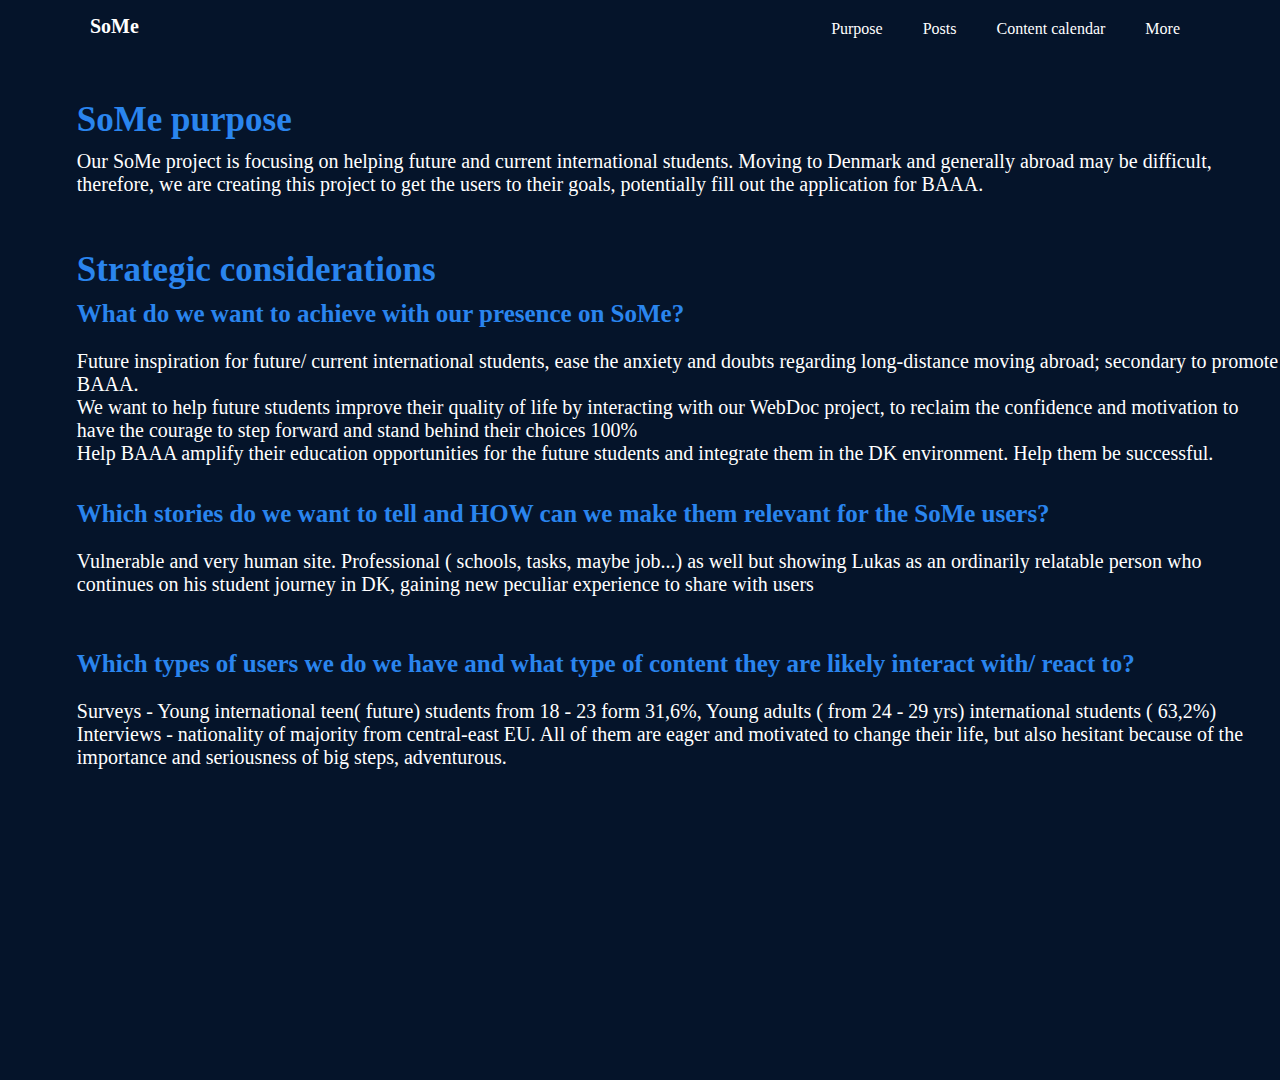
<file: Archive/purpose.html>
<!DOCTYPE html>
<html lang="en">
<head>
    <meta charset="UTF-8">
    <meta http-equiv="X-UA-Compatible" content="IE=edge">
    <meta name="viewport" content="width=device-width, initial-scale=1.0">
    <link rel="stylesheet" href="style.css">
    <title>SoMe purpose</title>
</head>

<body>
    <section id="landing-page">
        <header>
            <nav>
                    <a href="index.html" class="logo">SoMe</a>
                <ul>
                    
                    <li><a href="purpose.html">Purpose</a></li>
                    <li><a href="thumbnails.html">Posts</a></li>
                    <li><a href="calendar.html">Content calendar</a></li>
                    <li><a href="more.html">More</a></li>
                </ul>
            </nav>
        </header>
    </section>
    
    <div class="main-purpose">
        <h1>SoMe purpose</h1>
        <p>Our SoMe project is focusing on helping future and current international 
            students. Moving to Denmark and generally abroad may be difficult, therefore, 
            we are creating this project to get the users to their goals, potentially fill out the application for BAAA.</p>
    

    <div class="strategic-considerations">
        <h1>Strategic considerations</h1>
        <div class="question1">
        <h2>What do we want to achieve with our presence on SoMe?</h2>
        <p>Future inspiration for future/ current international students, 
            ease the anxiety and doubts regarding long-distance moving abroad; 
            secondary to promote BAAA. <br>
            We want to help future students improve their quality of life by 
            interacting with our WebDoc project, to reclaim the confidence and
             motivation to have the courage to step forward and stand behind their
              choices 100% <br>
              Help BAAA amplify their education opportunities for the future students
               and integrate them in the DK environment. Help them be successful. </p>
            </div>

        <div class="question2">
            <h2>Which stories do we want to tell and HOW can we make them relevant for the SoMe users?</h2>
            <p>Vulnerable and very human site. Professional ( schools, tasks, maybe job...) as well but showing 
            Lukas as an ordinarily relatable person who continues on his student journey in DK, gaining new
            peculiar experience to share with users
        </p>
        </div>

        <div class="question3">
            <h2>Which types of users we do we have and what type of content they are likely interact with/ react to?</h2>
            <p>Surveys - Young international teen( future) students from 18 - 23 form 31,6%, Young adults ( from 24 - 29 yrs) international students ( 63,2%)
             <br>Interviews - nationality of majority from central-east EU. All of them are eager and motivated to change their life, but also hesitant because of the importance and seriousness of big steps, adventurous.
            </p>
        </div>

        
    </div>

</div>
</body>
</html>
</file>
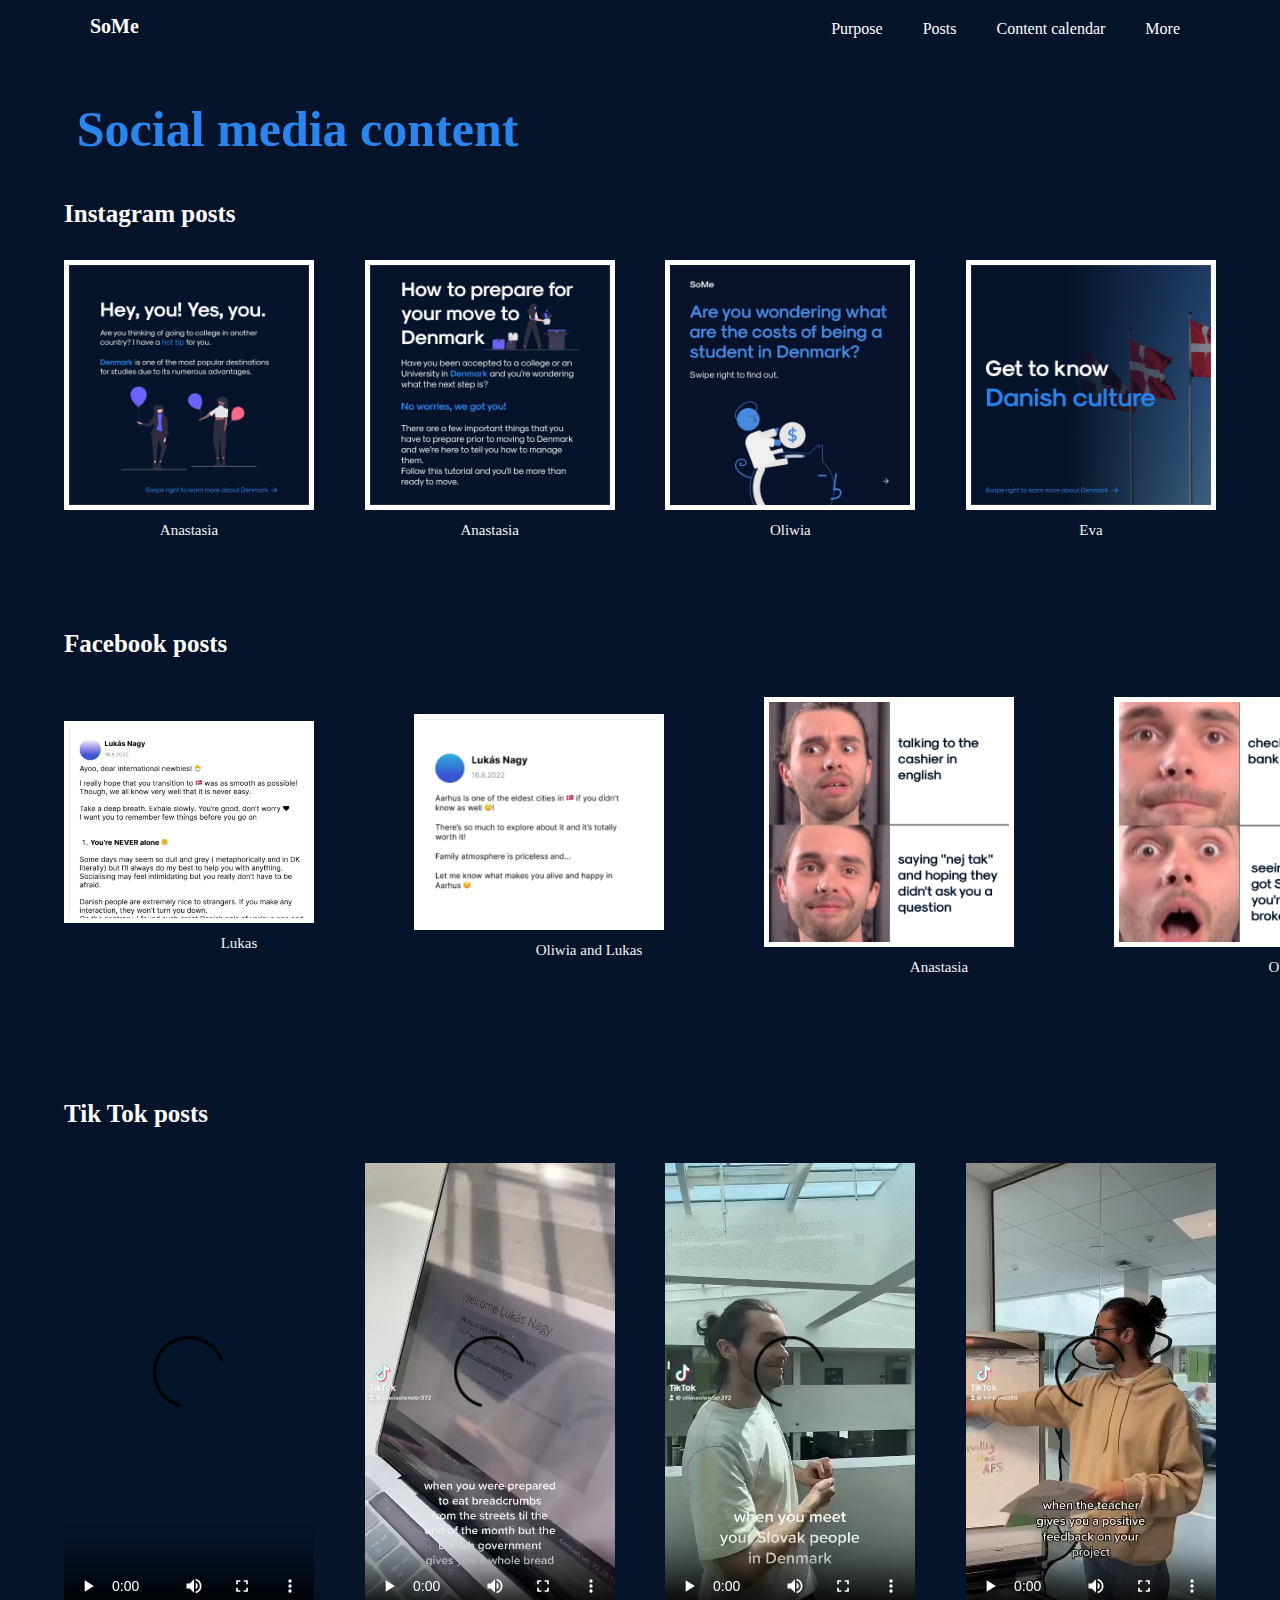
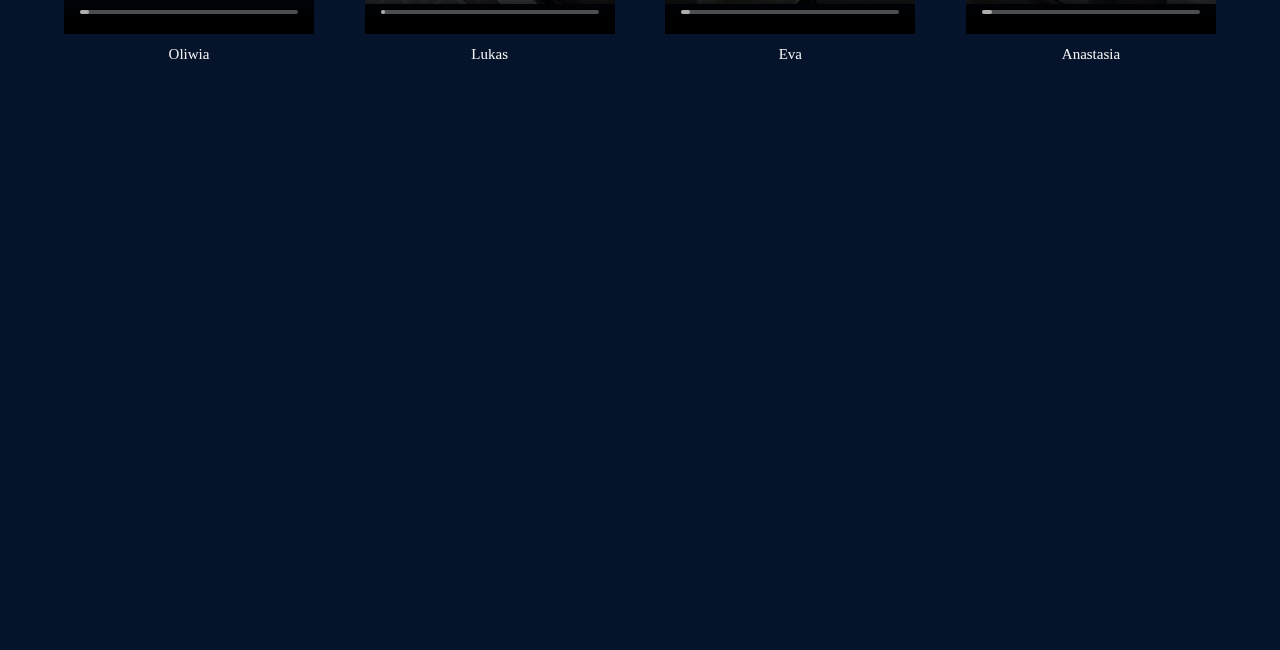
<file: Archive/thumbnails.html>
<!DOCTYPE html>
<html lang="en">
<head>
    <meta charset="UTF-8">
    <meta http-equiv="X-UA-Compatible" content="IE=edge">
    <meta name="viewport" content="width=device-width, initial-scale=1.0">
    <link rel="stylesheet" href="style.css">
    <title>SoMe purpose</title>
</head>

<body>
    <section id="landing-page">
        <header>
            <nav>
                    <a href="index.html" class="logo">SoMe</a>
                <ul>
                    
                    <li><a href="purpose.html">Purpose</a></li>
                    <li><a href="thumbnails.html">Posts</a></li>
                    <li><a href="calendar.html">Content calendar</a></li>
                    <li><a href="more.html">More</a></li>
                </ul>
            </nav>
        </header>
    </section>
    <div class="main-post">
        <h1>Social media content</h1>

        <div class="platforms">
         
            <div class="instagram">
                <h1>Instagram posts</h1>
                <div class="slideshow-container">
                  
                    <div class="mySlides">

                       <a href="igfirst.html"><img src="assets/post1.1.jpg"></a>
                       
                        <div class="text">Anastasia</div>
                  
                      </div>
                    
                      <div class="mySlides">
                       
                        <a href="igsecond.html"><img src="assets/post2.1.jpg" ></a>
                        <div class="text">Anastasia</div>
                      </div>
                    
                      <div class="mySlides">
              
                        <a href="igthird.html"><img src="assets/post3.1.jpg"></a>
                        <div class="text">Oliwia</div>
                      </div>

                      <div class="mySlides">
                 
                        <a href="igfourth.html"> <img src="assets/post4.1.jpg" ></a>
                        <div class="text">Eva</div>
                      </div>

                      
                      


                
            </div>
        </div>

 
    <div class="platforms">
        <div class="facebook">
            <h1>Facebook posts</h1>
            </div>
            <div class="slideshow-containerr">
                <div class="fbSlides">
                    
                 
                 <a href="fbfirst.html"><img src="assets/Facebook post.png" ></a>
                    <div class="text">Lukas</div>
                  </div>
                
                  <div class="fbSlides">
      
                    <a href="fbsecond.html"><img src="assets/Facebook post - 1.png" ></a>
                    <div class="text">Oliwia and Lukas</div>
                  </div>

                  <div class="fbSlides">
      
                    <a href="fbthird.html"><img src="assets/meme1.png" ></a>
                    <div class="text">Anastasia</div>
                  </div>

                  <div class="fbSlides">
      
                    <a href="fbfourth.html"><img src="assets/meme2.png" ></a>
                    <div class="text">Oliwia</div>
                  </div>
              
        </div>
    </div>



<div class="platforms">
    <div class="tiktok">
        <h1>Tik Tok posts</h1>
        </div>
        <div class="slideshow-container">
            <div class="ttSlides fade">
       
              <div class="tiktok1">
               <video src="assets/areyounewhere.mp4" controls></video>
                <div class="text">Oliwia</div>
              </div>

              </div>
            
              <div class="ttSlides fade">

                <div class="tiktok1">
                  <video src="assets/moneyjigglejiggle.mp4" controls></video>
                   <div class="text">Lukas</div>
                 </div>

              </div>
            
              <div class="ttSlides fade">

                <div class="tiktok1">
                  <video src="assets/slay.mp4" controls></video>
                   <div class="text">Eva</div>
                 </div>

              </div>

              <div class="ttSlides fade">
                <div class="tiktok1">
                  <video src="assets/ididitmyself.mp4" controls></video>
                   <div class="text">Anastasia</div>
                 </div>
              </div>

    </div>
</div>

</div>
    
</body>
</html>
</file>
<file: Archive/style.css>
* {
    margin: 0;
    padding: 0;
  }

body{
    margin:0;
    padding: 0;
    font-family: Sk-Modernist;
    src: url("./assets/Sk-Modernist-Bold.otf") format("opentype");
    src:url("./assets/Sk-Modernist-Regular.otf") format("opentype");

}
.hero-section {
  width: 100%;
  height: 50vh;
  justify-content: center;
  align-items: center;
  background-color: #05142A;
  position: relative;

}
.hero-section h1{
  color: white;
  font-size: 30px;
  z-index: 0;
  position: absolute;
  top:150px;
  left: 6%;
  font-weight: normal;
}

header{
    transition: 0.6s;
    position: fixed;
    top: 0%;
    left: 0%;
    width: 100%;
    height: 10vh;
    padding: 10px 90px;
    box-sizing: border-box;
    background-color: #05142A;
    z-index: 2;
    
}
header .logo{
  
    height: 80px;
    float: left;
    font-size: 20px;
    font-weight: bold;
    color: white;
    transition: 0.6s;
    padding-top: 5px;
    text-decoration: none;
}


header ul{
    list-style: none;
    float: right;
    margin: 10px;
    display: flex;
}

header ul li a{
    color: white;
    padding-left: 40px;
    text-decoration: none;
    font-size: 16px;   
}
header ul li a:hover{
    color: #2a85ee;
}


.cards{
    width: 100%;
    height: 50vh;

    display:flex;
    flex-wrap: wrap;
    justify-content:space-evenly;
    flex-direction: row;
    align-items: center;

    background-color: #05142A;
    position: relative;
}
.card1{
    background-color:#2a85ee;
    width: 20%;
    height: 20vh ;
    display: flex;
    justify-content: center;
    align-items: center;
}

.card1 h3{
    color: white;
    font-size: 30px;
}
.card1 h3:hover{
    color: #05142A;
}
.card2{
    background-color:#2a85ee;
    width: 20%;
    height: 20vh ;
    display: flex;
    justify-content: center;
    align-items: center;
}

.card2 h3{
    color: white;
    font-size: 30px;
}
.card2 h3:hover{
    color: #05142A;
}
.card3{
    background-color:#2a85ee;
    width: 20%;
    height: 20vh ;
    display: flex;
    justify-content: center;
    align-items: center;
}
.card3 h3{
    color: white;
    font-size: 30px;
}
.card3 h3:hover{
    color: #05142A;
}
.card4{
    background-color:#2a85ee;
    width: 20%;
    height: 20vh ;
    display: flex;
    justify-content: center;
    align-items: center;
}

.card4 h3{
    color: white;
    font-size: 30px;
}
.card4 h3:hover{
    color: #05142A;
}
.cards a{
    text-decoration: none;
} 
.main-purpose{
   
    height: 100vh;
    background-color: #05142A;
}
.main-purpose h1{
    color: white;
    font-size: 35px;
    z-index: 0;
    position: absolute;
    top:100px;
    left: 5%;
}
.main-purpose p{
    color: #2a85ee;
    font-size: 20px;
    z-index: 0;
    position: absolute;
    top:150px;
    left: 5%;

}

.main-post{
   
    height: 250vh;
    background-color: #05142A;
}
.main-post h1{
    color: #2a85ee;
    font-size: 50px;
    z-index: 0;
    position: absolute;
    top:100px;
    left: 6%;
}

.instagram h1{
    color: white;
    font-size: 25px;
    z-index: 0;
    position: absolute;
    top:200px;
    left: 5%;
    
}



* {box-sizing:border-box}

/* Slideshow container */
.slideshow-container {
position: relative;
width: 90%;
margin-left: auto;
margin-right: auto;
display: flex;
flex-direction: row;
justify-content: space-between;

}
.slideshow-containerr {
position: relative;
width: 90%;
margin-left: auto;
margin-right: auto;
display: flex;
flex-direction: row;


}
.slideshow-containerr img {
margin-right: 100px;

}





.mySlides img{
    margin-top: 260px;
    width: 250px;
 
    border: 5px solid white;
}
.mySlides img:hover{
    opacity: 50%;
}









/* Next & previous buttons */
.prev, .next {
  cursor: pointer;
  position: absolute;
  top: 50%;
  width: auto;
  margin-top: 50px;
  padding: 16px;
  color: white;
  font-weight: bold;
  font-size: 18px;
  transition: 0.6s ease;
  border-radius: 0 3px 3px 0;
  user-select: none;
}

/* Position the "next button" to the right */
.next {
  right: 0;
  border-radius: 3px 0 0 3px;
}

/* On hover, add a black background color with a little bit see-through */
.prev:hover, .next:hover {
  background-color: rgba(0,0,0,0.8);
}

/* Caption text */
.text {
  color: #f2f2f2;
  font-size: 15px;
  padding: 8px 12px;
  
  bottom: 8px;
  width: 100%;
  text-align: center;
}



/* The dots/bullets/indicators */
.dot {
  cursor: pointer;
  height: 15px;
  width: 15px;
  margin: 0 2px;
  background-color: #bbb;
  border-radius: 50%;
  display: inline-block;
  transition: background-color 0.6s ease;
}

.active, .dot:hover {
  background-color: #717171;
}

/* Fading animation */
.fade {
  animation-name: fade;
  animation-duration: 1.5s;
}

@keyframes fade {
  from {opacity: .4}
  to {opacity: 1}
}

.facebook h1{
    color: white;
    font-size: 25px;
    z-index: 0;
    bottom: 0;
    top:630px;
    left: 5%;
    position:absolute;
}

.fbSlides {
  display: flex;
  flex-direction: column;
  justify-content: center;
  align-items: center;
}

.fbSlides img{
    /* margin-top: 180px;
    width: 300px;

    border: 3px solid white; */
    margin-top: 150px;
  width: 250px;

  border: 5px solid white;
}

.fbSlides img:hover{
  opacity: 50%;
}



.tiktok h1{
    color: white;
    font-size: 25px;
    z-index: 0;
    bottom: 0;
    top:1100px;
    left: 5%;
    position:absolute;
}

/* .ttSlides img{
    margin-top: 160px;
    width: 300px;
  
    border: 3px solid white;
} */

  

 
  /* Next & previous buttons */
  .prev, .next {
    cursor: pointer;
    position: absolute;
    top: 50%;
    width: auto;
    margin-top: 50px;
    padding: 16px;
    color: white;
    font-weight: bold;
    font-size: 18px;
    transition: 0.6s ease;
    border-radius: 0 3px 3px 0;
    user-select: none;
  }
  
  /* Position the "next button" to the right */
  .next {
    right: 0;
    border-radius: 3px 0 0 3px;
  }
  
  /* On hover, add a black background color with a little bit see-through */
  .prev:hover, .next:hover {
    background-color: rgba(0,0,0,0.8);
  }
  
  /* Caption text */
  .text {
    color: #f2f2f2;
    font-size: 15px;

}
  
 
  
  /* The dots/bullets/indicators */
  .dot {
    cursor: pointer;
    height: 15px;
    width: 15px;
    margin: 0 2px;
    background-color: #bbb;
    border-radius: 50%;
    display: inline-block;
    transition: background-color 0.6s ease;
  }
  
  .active, .dot:hover {
    background-color: #717171;
  }
  
  /* Fading animation */
  .fade {
    animation-name: fade;
    animation-duration: 1.5s;
  }
  
  @keyframes fade {
    from {opacity: .4}
    to {opacity: 1}
  }

  .whole-post{
   
    height: 100vh;
    background-color: #05142A;
}

.back-button {
    position: absolute;
    top: 70px;
left: 6%;
}
.back-button a{
  text-decoration: none;
color: #fafafa;

}

.slideshowcontainer {
    max-width: 500px;
    position: relative;
    margin: auto;
    
  }
  
 
  .myslides img{
      margin-top: 60px;
      width: 500px;
      height: 500px;
      border: 3px solid white;
  }


.fbslidefull img{

  margin-top: 60px;
  width: 400px;

  border: 3px solid white;

  
}
.pozafacebook img{
  height: 500px;
  width: 900px;

}

.maincalendar{
  width: 100%;
   height: 100vh;
   background-color: #05142A;
}
.maincalendar h1{
   color: #2a85ee;
    font-size: 50px;
    z-index: 0;
    position: absolute;
    top:100px;
    left: 6%;
}

.ctext {
   color: white;
   top:150px;
   position: absolute;
 margin-left: 6%;
 margin-right: 6%;
}
.ctext p{
   font-size: 16px;
   margin-top: 20px;
}
.calendar img{
 display: flex;
   width: 50%;
   margin-left: auto;
   margin-right: auto;

}
.mainmore{
   width: 100%;
   height: 100vh;
   background-color: #05142A;
}
.toneofvoice{
   width: 100%;
   height: 100vh;
   background-color: #05142A;
   display: flex;
   flex-direction: row;
   justify-content: space-evenly;
   background-size: 100% 100%;
   z-index: -999;
}
.leftside{
   flex-direction: column;
   display: flex;
   /* justify-content: center; */
   /* align-items: center; */
}
.leftside h1{
   color: #2a85ee;
   font-size: 35px;
   margin-top: 100px;
   z-index: 2;
}
.leftside p{
   color: white;
   font-size: 20px;
   position: absolute;
   left: 6%;
   margin-top: 200px;
}
.paragr2 p{
   color: white;
   font-size: 20px;
   position: absolute;
   left: 6%;
   margin-top: 300px;
}

.rightside img{
   width: 100%;
   height: 90vh;
   flex-direction: row;
   display: flex;
   justify-content: center;
   align-items: center;
}

.seo{
   width: 100%;
   height: 100vh;
   background-color: #05142A;
   display: flex;
   flex-direction: row;
   justify-content: space-evenly;
   background-size: 100% 100%;
   z-index: -999;
}

.rightside1 img{
   top: 400px;
   width: 100%;
   height: 90vh;
   flex-direction: row;
   display: flex;
   justify-content: center;
   align-items: center;
}

.main-purpose{
 
height: 120vh;
background-color: #05142A;
}
.main-purpose h1{
color: #2a85ee;
font-size: 35px;
z-index: 0;
position: absolute;
top:100px;
left: 6%;
}
.main-purpose p{
color: white;
font-size: 20px;
z-index: 0;
position: absolute;
top:150px;
left: 6%;

}
.strategic-considerations h1{
color: #2a85ee;
font-size: 35px;
z-index: 0;
position: absolute;
top:250px;
left: 6%;
}
.question1 h2{
color: #2a85ee;
font-size: 25px;
z-index: 0;
position: absolute;
top:300px;
left: 6%;
}
.question1 p{
color: white;
font-size: 20px;
z-index: 0;
position: absolute;
top:350px;
left: 6%;
}
.question2 h2{
color: #2a85ee;
font-size: 25px;
z-index: 0;
position: absolute;
top:500px;
left: 6%;
}
.question2 p{
color: white;
font-size: 20px;
z-index: 0;
position: absolute;
top:550px;
left: 6%;
}

.question3 h2{
color: #2a85ee;
font-size: 25px;
z-index: 0;
position: absolute;
top:650px;
left: 6%;
}
.question3 p{
color: white;
font-size: 20px;
z-index: 0;
position: absolute;
top:700px;
left: 6%;
}

.slideshowcontainervid {
width: 50%;
  position: relative;
  margin-left: auto;
  margin-right: auto;

}

.prevvid, .nextvid {
  cursor: pointer;
  position: absolute;
  top: 50%;
  width: 50px;
  margin-top: 50px;
  padding: 16px;
  color: white;
  font-weight: bold;
  font-size: 18px;
  transition: 0.6s ease;
  border-radius: 0 3px 3px 0;
  user-select: none;
  margin-left: -50px;
  margin-right: -230px;
}

.nextvid {
  right: 0;
  border-radius: 3px 0 0 3px;
}

/* On hover, add a black background color with a little bit see-through */
.prevvid:hover, .nextvid:hover {
  background-color: rgba(0,0,0,0.8);
}

.tiktok1 video{
  margin-top: 150px;
  width: 250px;
  height: 500px;
}

.myslides {
  margin-top: 20px;
}

.facebook h1{
  position: absolute;
}
</file>
